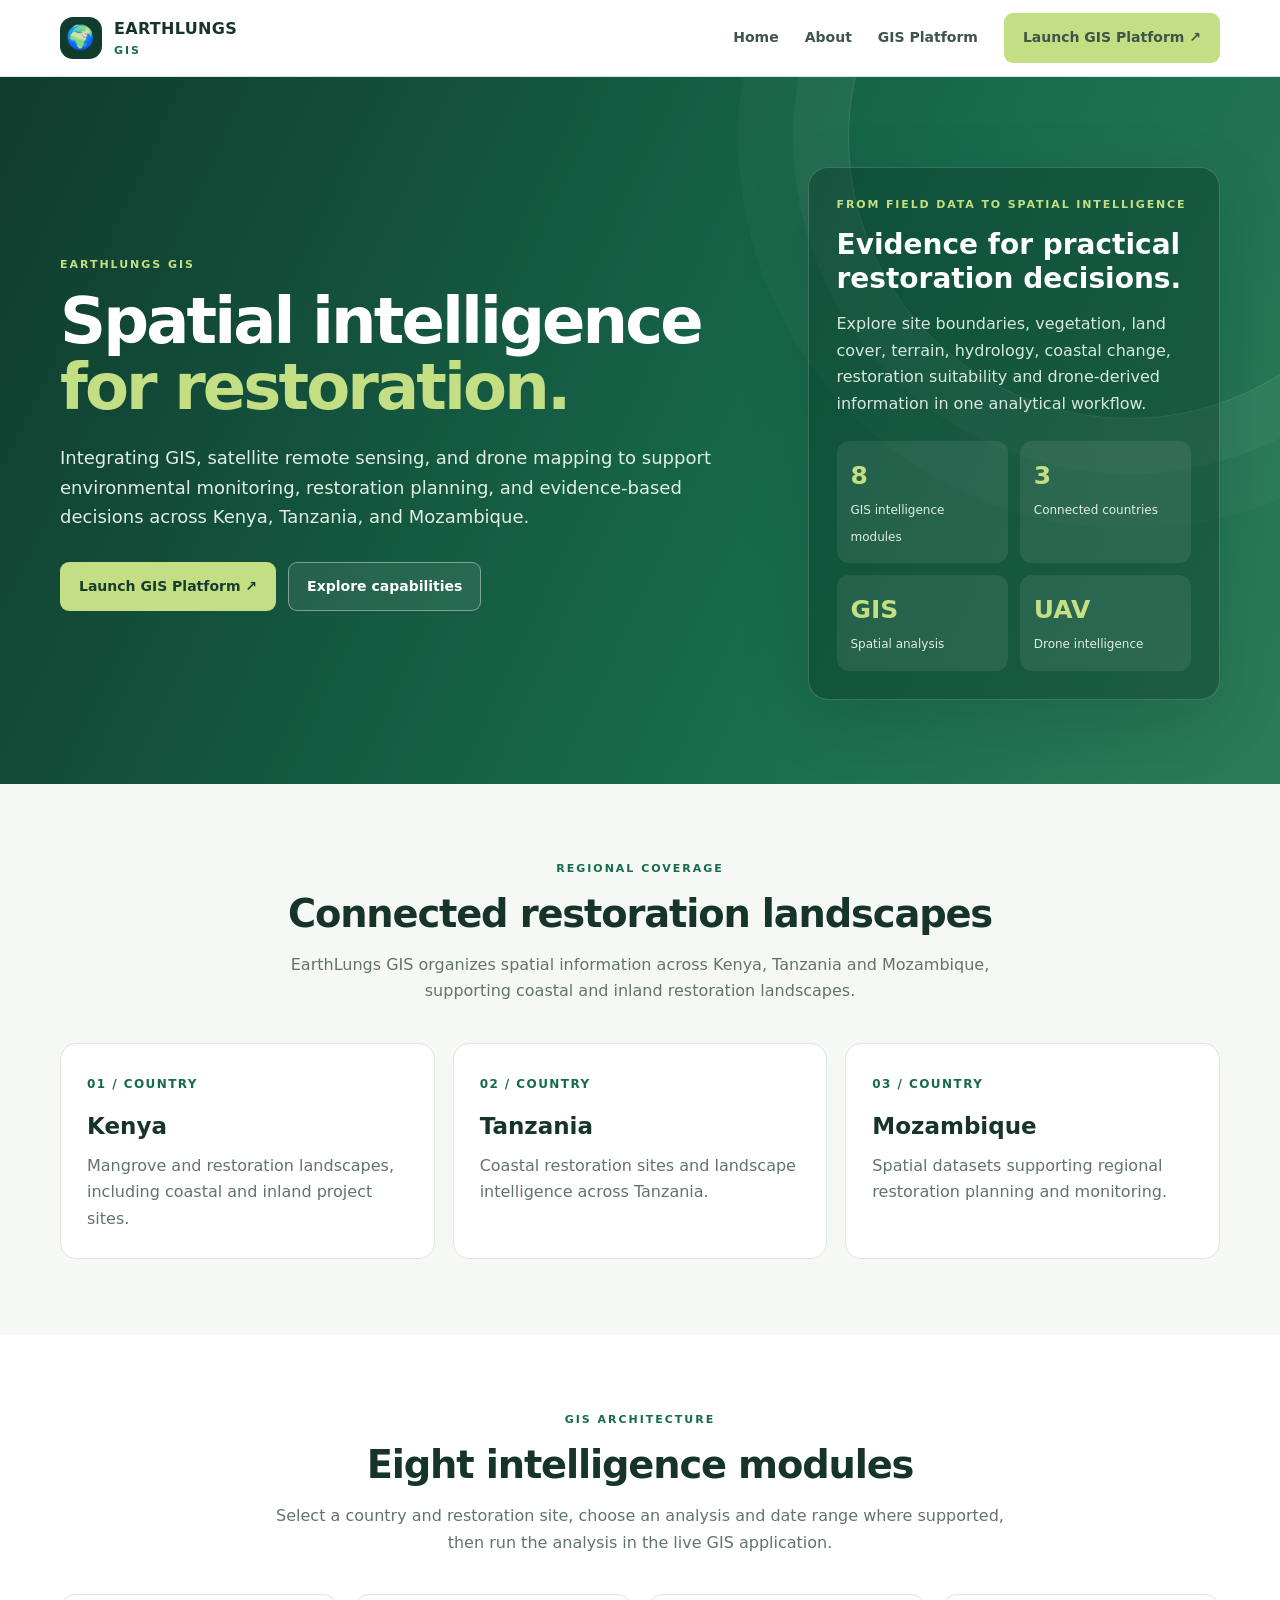
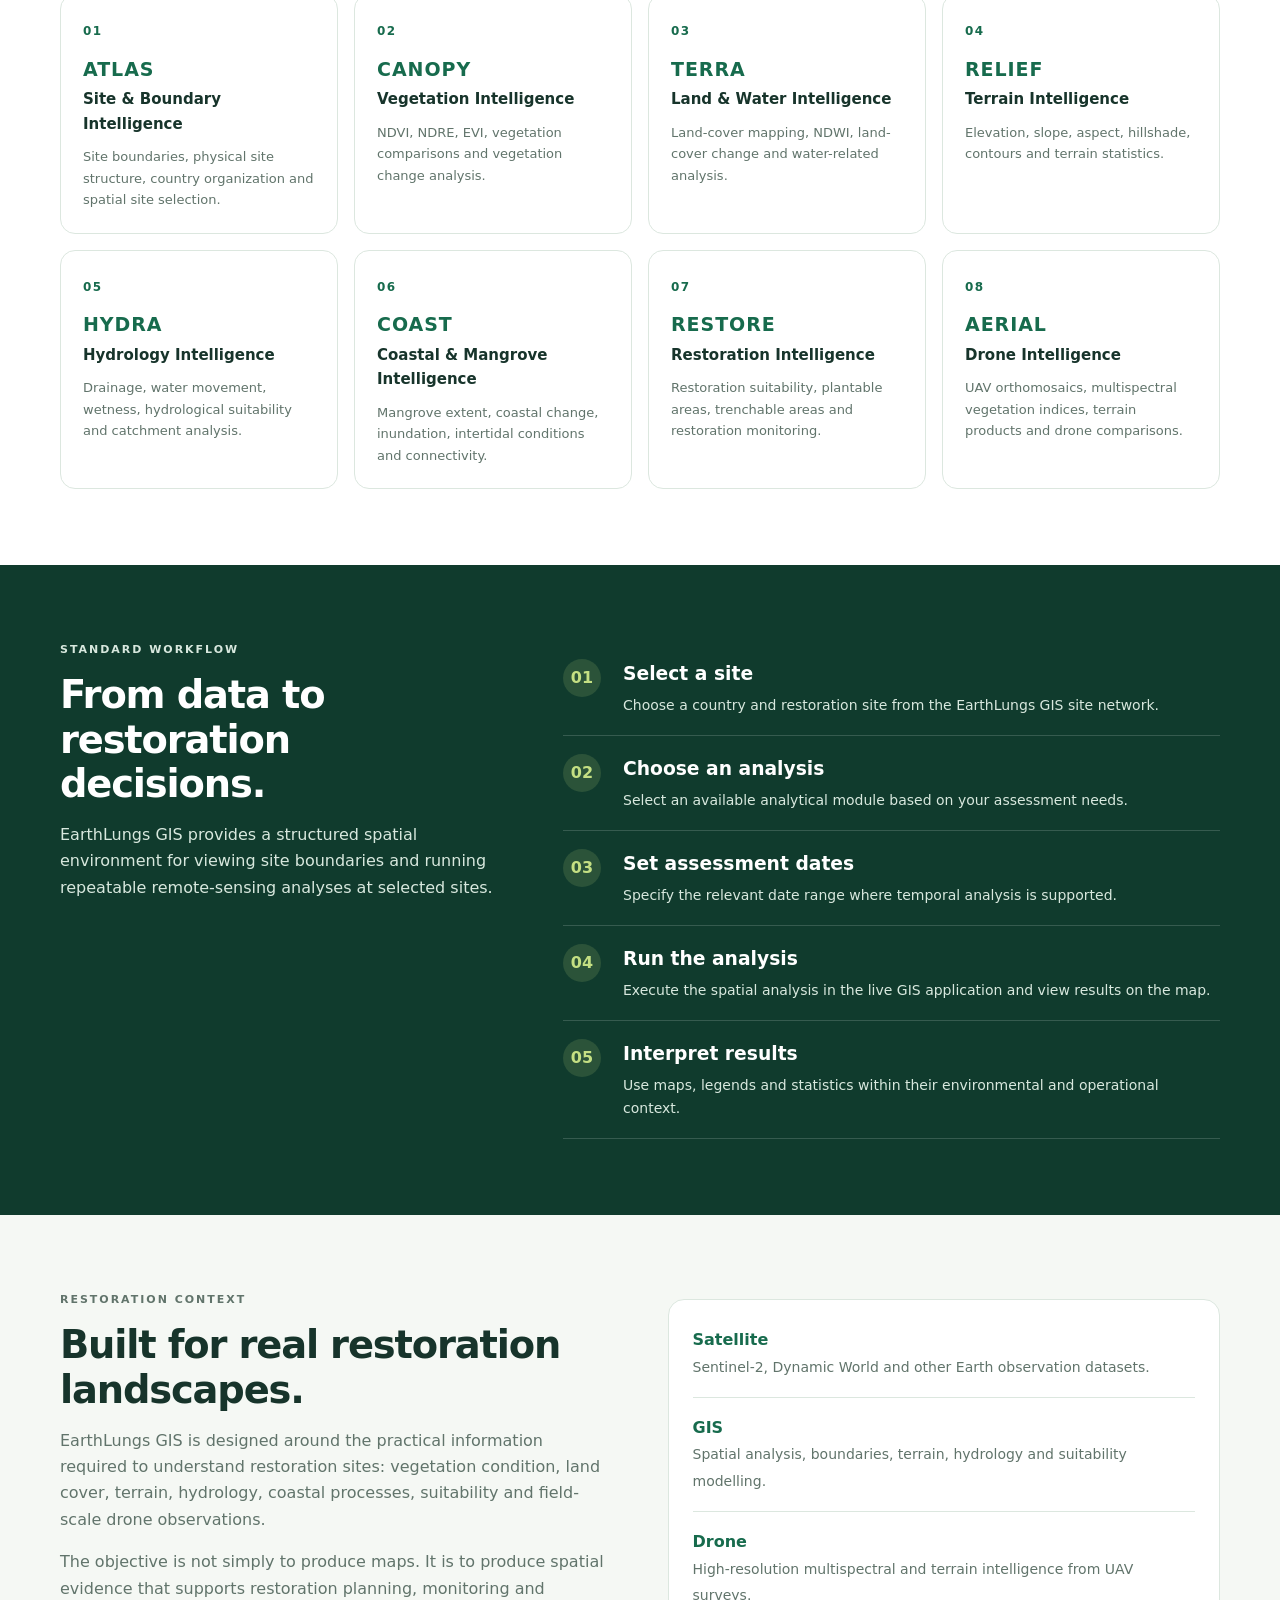
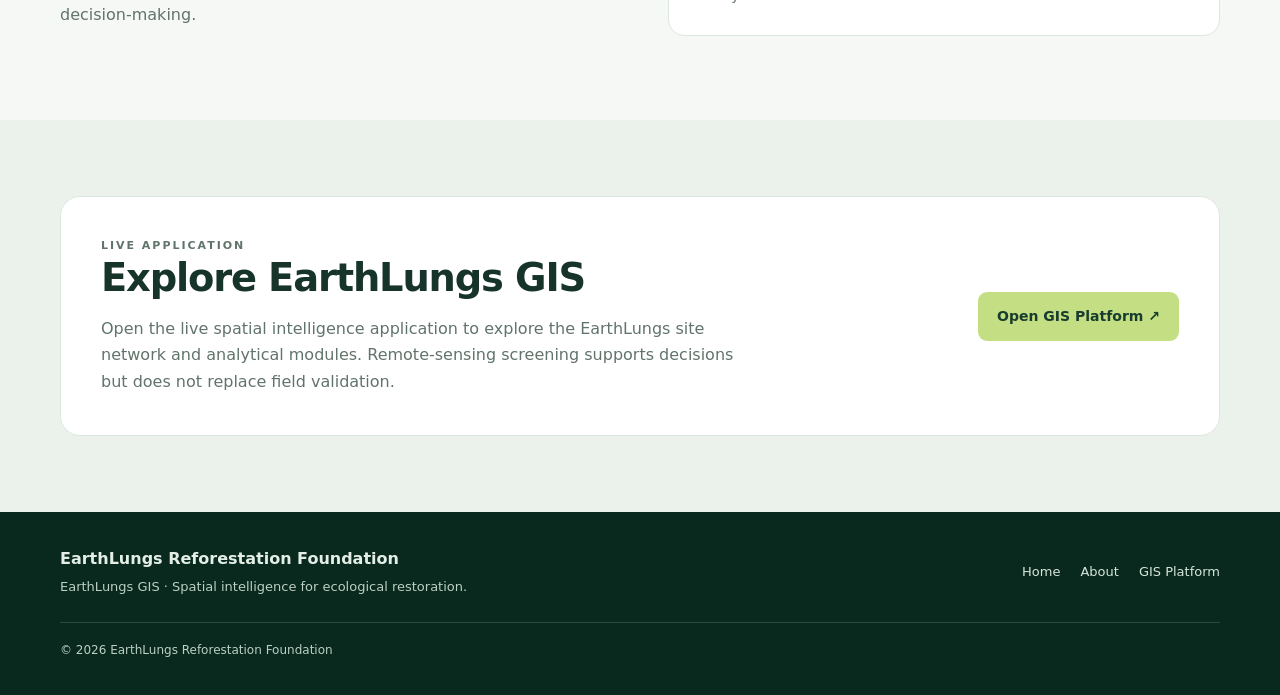
<file: index.html>
<!doctype html>
<html lang="en">
<head>
  <meta charset="utf-8">
  <meta name="viewport" content="width=device-width, initial-scale=1">
  <meta name="description" content="EarthLungs GIS integrates GIS, satellite remote sensing, drone mapping and restoration intelligence across Kenya, Tanzania and Mozambique.">
  <title>EarthLungs GIS | Spatial Intelligence for Restoration</title>
  <style>
    :root{--green:#176b4d;--deep:#103b2d;--lime:#c4df83;--ink:#17342b;--muted:#61746b;--paper:#f5f8f4;--white:#fff;--line:#dce7df}
    *{box-sizing:border-box}html{scroll-behavior:smooth}body{margin:0;font-family:Inter,ui-sans-serif,system-ui,-apple-system,"Segoe UI",sans-serif;color:var(--ink);line-height:1.65;background:#fff}
    a{color:inherit} .container{width:min(1160px,calc(100% - 40px));margin-inline:auto}
    .site-header{position:sticky;top:0;z-index:10;background:rgba(255,255,255,.96);backdrop-filter:blur(12px);border-bottom:1px solid var(--line)}
    .nav-wrap{min-height:76px;display:flex;align-items:center;justify-content:space-between;gap:24px}
    .brand{display:flex;align-items:center;gap:12px;text-decoration:none;font-weight:800;letter-spacing:.02em}.brand-mark{display:grid;place-items:center;width:42px;height:42px;border-radius:13px;background:var(--deep);color:white;font-size:23px}.brand-name{display:block;font-size:16px}.brand-subtitle{display:block;font-size:11px;letter-spacing:.18em;color:var(--green)}
    .main-nav{display:flex;align-items:center;gap:26px}.main-nav a{text-decoration:none;font-size:14px;font-weight:650;color:#3e554a}.main-nav a:hover{color:var(--green)}
    .btn{display:inline-flex;align-items:center;justify-content:center;border-radius:9px;padding:12px 18px;text-decoration:none;font-weight:750;font-size:14px;border:1px solid transparent;transition:.2s}.btn-primary{background:var(--lime);color:#183c2d}.btn-primary:hover{transform:translateY(-1px);filter:brightness(.97)}.btn-secondary{border-color:rgba(255,255,255,.4);color:white;background:rgba(255,255,255,.08)}
    .hero{position:relative;overflow:hidden;background:linear-gradient(115deg,#103b2d 0%,#176b4d 62%,#2b7c59 100%);color:white;padding:90px 0 84px}.hero:after{content:"";position:absolute;width:560px;height:560px;right:-130px;top:-220px;border:1px solid rgba(255,255,255,.14);border-radius:50%;box-shadow:0 0 0 55px rgba(255,255,255,.035),0 0 0 110px rgba(255,255,255,.025)}
    .hero-grid{position:relative;z-index:1;display:grid;grid-template-columns:1.25fr .75fr;align-items:center;gap:60px}.eyebrow{font-size:11px;letter-spacing:.18em;font-weight:850;text-transform:uppercase;color:var(--green);margin:0 0 14px}.eyebrow-light{color:var(--lime)}
    h1{font-size:clamp(40px,5vw,66px);line-height:1.04;letter-spacing:-.045em;margin:0 0 22px;max-width:760px}h1 span{color:var(--lime)}.hero-text{font-size:18px;max-width:690px;color:#e1eee6}.hero-actions{display:flex;flex-wrap:wrap;gap:12px;margin-top:30px}
    .hero-card{padding:28px;border:1px solid rgba(255,255,255,.18);background:rgba(4,37,25,.32);border-radius:20px;box-shadow:0 20px 70px rgba(0,0,0,.12)}.hero-card-label{font-size:11px;letter-spacing:.17em;font-weight:800;color:var(--lime)}.hero-card h2{font-size:28px;line-height:1.2;margin:14px 0}.hero-card p{color:#d8e8de}.hero-stat-grid{display:grid;grid-template-columns:1fr 1fr;gap:12px;margin-top:24px}.hero-stat-grid div{padding:14px;border-radius:12px;background:rgba(255,255,255,.08)}.hero-stat-grid strong{display:block;font-size:25px;color:var(--lime)}.hero-stat-grid span{font-size:12px;color:#e0ece5}
    .section{padding:76px 0}.section-light{background:var(--paper)}.section-dark{background:var(--deep);color:white}.section-heading{text-align:center;max-width:760px;margin:0 auto 38px}.section-heading h2,.workflow-intro h2,.context-grid h2,.platform-card h2{font-size:clamp(28px,3vw,42px);line-height:1.15;letter-spacing:-.03em;margin:0 0 16px}.section-heading p:not(.eyebrow){color:var(--muted)}
    .country-grid{display:grid;grid-template-columns:repeat(3,1fr);gap:18px}.country-card{padding:26px;border:1px solid var(--line);border-radius:16px;background:#fff}.country-number,.module-number{display:inline-block;color:var(--green);font-size:12px;font-weight:850;letter-spacing:.12em}.country-card h3{font-size:23px;margin:12px 0 7px}.country-card p{margin:0;color:var(--muted)}
    .module-grid{display:grid;grid-template-columns:repeat(4,1fr);gap:16px}.module-card{padding:22px;border:1px solid var(--line);border-radius:15px;background:white;min-height:190px}.module-card h3{font-size:19px;margin:10px 0 0;color:var(--green);letter-spacing:.05em}.module-card h4{font-size:15px;margin:2px 0 10px}.module-card p{font-size:13px;color:var(--muted);margin:0}
    .workflow-grid{display:grid;grid-template-columns:.8fr 1.2fr;gap:65px;align-items:start}.workflow-intro p{color:#d8e8de}.workflow-steps{display:grid;gap:0}.workflow-step{display:grid;grid-template-columns:44px 1fr;gap:16px;padding:18px 0;border-bottom:1px solid rgba(255,255,255,.16)}.workflow-step>span{display:grid;place-items:center;width:38px;height:38px;border-radius:50%;background:rgba(196,223,131,.15);color:var(--lime);font-weight:800}.workflow-step h3{margin:0 0 4px}.workflow-step p{margin:0;color:#d8e8de;font-size:14px}
    .context-grid{display:grid;grid-template-columns:1fr 1fr;gap:55px;align-items:center}.context-grid p{color:var(--muted)}.context-card{background:#fff;border:1px solid var(--line);border-radius:16px;padding:10px 24px}.context-item{padding:17px 0;border-bottom:1px solid var(--line)}.context-item:last-child{border-bottom:0}.context-item strong{display:block;color:var(--green)}.context-item span{font-size:14px;color:var(--muted)}
    .platform-section{background:#eaf2eb}.platform-card{display:flex;align-items:center;justify-content:space-between;gap:28px;padding:40px;border-radius:20px;background:white;border:1px solid var(--line)}.platform-card p{max-width:650px;color:var(--muted);margin-bottom:0}.platform-card .btn{flex-shrink:0}
    .site-footer{background:#09281e;color:#e2eee6;padding:34px 0}.footer-inner{display:flex;justify-content:space-between;align-items:center;gap:24px}.footer-inner strong{display:block}.footer-inner p{margin:4px 0 0;color:#bcd0c4;font-size:13px}.footer-links{display:flex;gap:20px;flex-wrap:wrap}.footer-links a{font-size:13px;color:#d6e6dc;text-decoration:none}.footer-bottom{border-top:1px solid rgba(255,255,255,.15);margin-top:24px;padding-top:18px;color:#bcd0c4;font-size:12px}
    @media(max-width:850px){.hero-grid,.workflow-grid,.context-grid{grid-template-columns:1fr;gap:32px}.module-grid{grid-template-columns:repeat(2,1fr)}.hero{padding:65px 0}.platform-card{align-items:flex-start;flex-direction:column}.main-nav{gap:13px}.main-nav a{font-size:12px}}
    @media(max-width:560px){.container{width:min(100% - 28px,1160px)}.nav-wrap{align-items:flex-start;flex-direction:column;padding:14px 0}.main-nav{width:100%;flex-wrap:wrap}.country-grid,.module-grid{grid-template-columns:1fr}.hero-stat-grid{grid-template-columns:1fr 1fr}.section{padding:55px 0}.footer-inner{align-items:flex-start;flex-direction:column}.platform-card{padding:25px}}
  </style>
</head>
<body>
  <a href="#main-content" style="position:absolute;left:-9999px">Skip to content</a>
  <header class="site-header">
    <div class="container nav-wrap">
      <a class="brand" href="/EarthLungs-GIS/" aria-label="EarthLungs GIS home">
        <span class="brand-mark" aria-hidden="true">🌍</span>
        <span><span class="brand-name">EARTHLUNGS</span><span class="brand-subtitle">GIS</span></span>
      </a>
      <nav class="main-nav" aria-label="Main navigation">
        <a href="/EarthLungs-GIS/">Home</a>
        <a href="/EarthLungs-GIS/about/">About</a>
        <a href="/EarthLungs-GIS/platform/">GIS Platform</a>
        <a class="btn btn-primary" href="https://ee-nakwawi.projects.earthengine.app/view/earthlungs-gis" target="_blank" rel="noopener">Launch GIS Platform ↗</a>
      </nav>
    </div>
  </header>
  <main id="main-content">
    <section class="hero">
      <div class="container hero-grid">
        <div>
          <p class="eyebrow eyebrow-light">EARTHLUNGS GIS</p>
          <h1>Spatial intelligence <span>for restoration.</span></h1>
          <p class="hero-text">Integrating GIS, satellite remote sensing, and drone mapping to support environmental monitoring, restoration planning, and evidence-based decisions across Kenya, Tanzania, and Mozambique.</p>
          <div class="hero-actions">
            <a class="btn btn-primary" href="https://ee-nakwawi.projects.earthengine.app/view/earthlungs-gis" target="_blank" rel="noopener">Launch GIS Platform ↗</a>
            <a class="btn btn-secondary" href="#modules">Explore capabilities</a>
          </div>
        </div>
        <aside class="hero-card">
          <div class="hero-card-label">FROM FIELD DATA TO SPATIAL INTELLIGENCE</div>
          <h2>Evidence for practical restoration decisions.</h2>
          <p>Explore site boundaries, vegetation, land cover, terrain, hydrology, coastal change, restoration suitability and drone-derived information in one analytical workflow.</p>
          <div class="hero-stat-grid">
            <div><strong>8</strong><span>GIS intelligence modules</span></div>
            <div><strong>3</strong><span>Connected countries</span></div>
            <div><strong>GIS</strong><span>Spatial analysis</span></div>
            <div><strong>UAV</strong><span>Drone intelligence</span></div>
          </div>
        </aside>
      </div>
    </section>
    <section class="section section-light">
      <div class="container">
        <div class="section-heading"><p class="eyebrow">REGIONAL COVERAGE</p><h2>Connected restoration landscapes</h2><p>EarthLungs GIS organizes spatial information across Kenya, Tanzania and Mozambique, supporting coastal and inland restoration landscapes.</p></div>
        <div class="country-grid">
          <article class="country-card"><span class="country-number">01 / COUNTRY</span><h3>Kenya</h3><p>Mangrove and restoration landscapes, including coastal and inland project sites.</p></article>
          <article class="country-card"><span class="country-number">02 / COUNTRY</span><h3>Tanzania</h3><p>Coastal restoration sites and landscape intelligence across Tanzania.</p></article>
          <article class="country-card"><span class="country-number">03 / COUNTRY</span><h3>Mozambique</h3><p>Spatial datasets supporting regional restoration planning and monitoring.</p></article>
        </div>
      </div>
    </section>
    <section class="section" id="modules">
      <div class="container">
        <div class="section-heading"><p class="eyebrow">GIS ARCHITECTURE</p><h2>Eight intelligence modules</h2><p>Select a country and restoration site, choose an analysis and date range where supported, then run the analysis in the live GIS application.</p></div>
        <div class="module-grid">
          <article class="module-card"><span class="module-number">01</span><h3>ATLAS</h3><h4>Site &amp; Boundary Intelligence</h4><p>Site boundaries, physical site structure, country organization and spatial site selection.</p></article>
          <article class="module-card"><span class="module-number">02</span><h3>CANOPY</h3><h4>Vegetation Intelligence</h4><p>NDVI, NDRE, EVI, vegetation comparisons and vegetation change analysis.</p></article>
          <article class="module-card"><span class="module-number">03</span><h3>TERRA</h3><h4>Land &amp; Water Intelligence</h4><p>Land-cover mapping, NDWI, land-cover change and water-related analysis.</p></article>
          <article class="module-card"><span class="module-number">04</span><h3>RELIEF</h3><h4>Terrain Intelligence</h4><p>Elevation, slope, aspect, hillshade, contours and terrain statistics.</p></article>
          <article class="module-card"><span class="module-number">05</span><h3>HYDRA</h3><h4>Hydrology Intelligence</h4><p>Drainage, water movement, wetness, hydrological suitability and catchment analysis.</p></article>
          <article class="module-card"><span class="module-number">06</span><h3>COAST</h3><h4>Coastal &amp; Mangrove Intelligence</h4><p>Mangrove extent, coastal change, inundation, intertidal conditions and connectivity.</p></article>
          <article class="module-card"><span class="module-number">07</span><h3>RESTORE</h3><h4>Restoration Intelligence</h4><p>Restoration suitability, plantable areas, trenchable areas and restoration monitoring.</p></article>
          <article class="module-card"><span class="module-number">08</span><h3>AERIAL</h3><h4>Drone Intelligence</h4><p>UAV orthomosaics, multispectral vegetation indices, terrain products and drone comparisons.</p></article>
        </div>
      </div>
    </section>
    <section class="section section-dark">
      <div class="container workflow-grid">
        <div class="workflow-intro"><p class="eyebrow eyebrow-light">STANDARD WORKFLOW</p><h2>From data to restoration decisions.</h2><p>EarthLungs GIS provides a structured spatial environment for viewing site boundaries and running repeatable remote-sensing analyses at selected sites.</p></div>
        <div class="workflow-steps">
          <div class="workflow-step"><span>01</span><div><h3>Select a site</h3><p>Choose a country and restoration site from the EarthLungs GIS site network.</p></div></div>
          <div class="workflow-step"><span>02</span><div><h3>Choose an analysis</h3><p>Select an available analytical module based on your assessment needs.</p></div></div>
          <div class="workflow-step"><span>03</span><div><h3>Set assessment dates</h3><p>Specify the relevant date range where temporal analysis is supported.</p></div></div>
          <div class="workflow-step"><span>04</span><div><h3>Run the analysis</h3><p>Execute the spatial analysis in the live GIS application and view results on the map.</p></div></div>
          <div class="workflow-step"><span>05</span><div><h3>Interpret results</h3><p>Use maps, legends and statistics within their environmental and operational context.</p></div></div>
        </div>
      </div>
    </section>
    <section class="section section-light">
      <div class="container context-grid">
        <div><p class="eyebrow">RESTORATION CONTEXT</p><h2>Built for real restoration landscapes.</h2><p>EarthLungs GIS is designed around the practical information required to understand restoration sites: vegetation condition, land cover, terrain, hydrology, coastal processes, suitability and field-scale drone observations.</p><p>The objective is not simply to produce maps. It is to produce spatial evidence that supports restoration planning, monitoring and decision-making.</p></div>
        <div class="context-card">
          <div class="context-item"><strong>Satellite</strong><span>Sentinel-2, Dynamic World and other Earth observation datasets.</span></div>
          <div class="context-item"><strong>GIS</strong><span>Spatial analysis, boundaries, terrain, hydrology and suitability modelling.</span></div>
          <div class="context-item"><strong>Drone</strong><span>High-resolution multispectral and terrain intelligence from UAV surveys.</span></div>
        </div>
      </div>
    </section>
    <section class="section platform-section">
      <div class="container platform-card">
        <div><p class="eyebrow">LIVE APPLICATION</p><h2>Explore EarthLungs GIS</h2><p>Open the live spatial intelligence application to explore the EarthLungs site network and analytical modules. Remote-sensing screening supports decisions but does not replace field validation.</p></div>
        <a class="btn btn-primary" href="https://ee-nakwawi.projects.earthengine.app/view/earthlungs-gis" target="_blank" rel="noopener">Open GIS Platform ↗</a>
      </div>
    </section>
  </main>
  <footer class="site-footer">
    <div class="container footer-inner"><div><strong>EarthLungs Reforestation Foundation</strong><p>EarthLungs GIS · Spatial intelligence for ecological restoration.</p></div><nav class="footer-links" aria-label="Footer navigation"><a href="/EarthLungs-GIS/">Home</a><a href="/EarthLungs-GIS/about/">About</a><a href="/EarthLungs-GIS/platform/">GIS Platform</a></nav></div>
    <div class="container footer-bottom">© 2026 EarthLungs Reforestation Foundation</div>
  </footer>
</body>
</html>
</file>
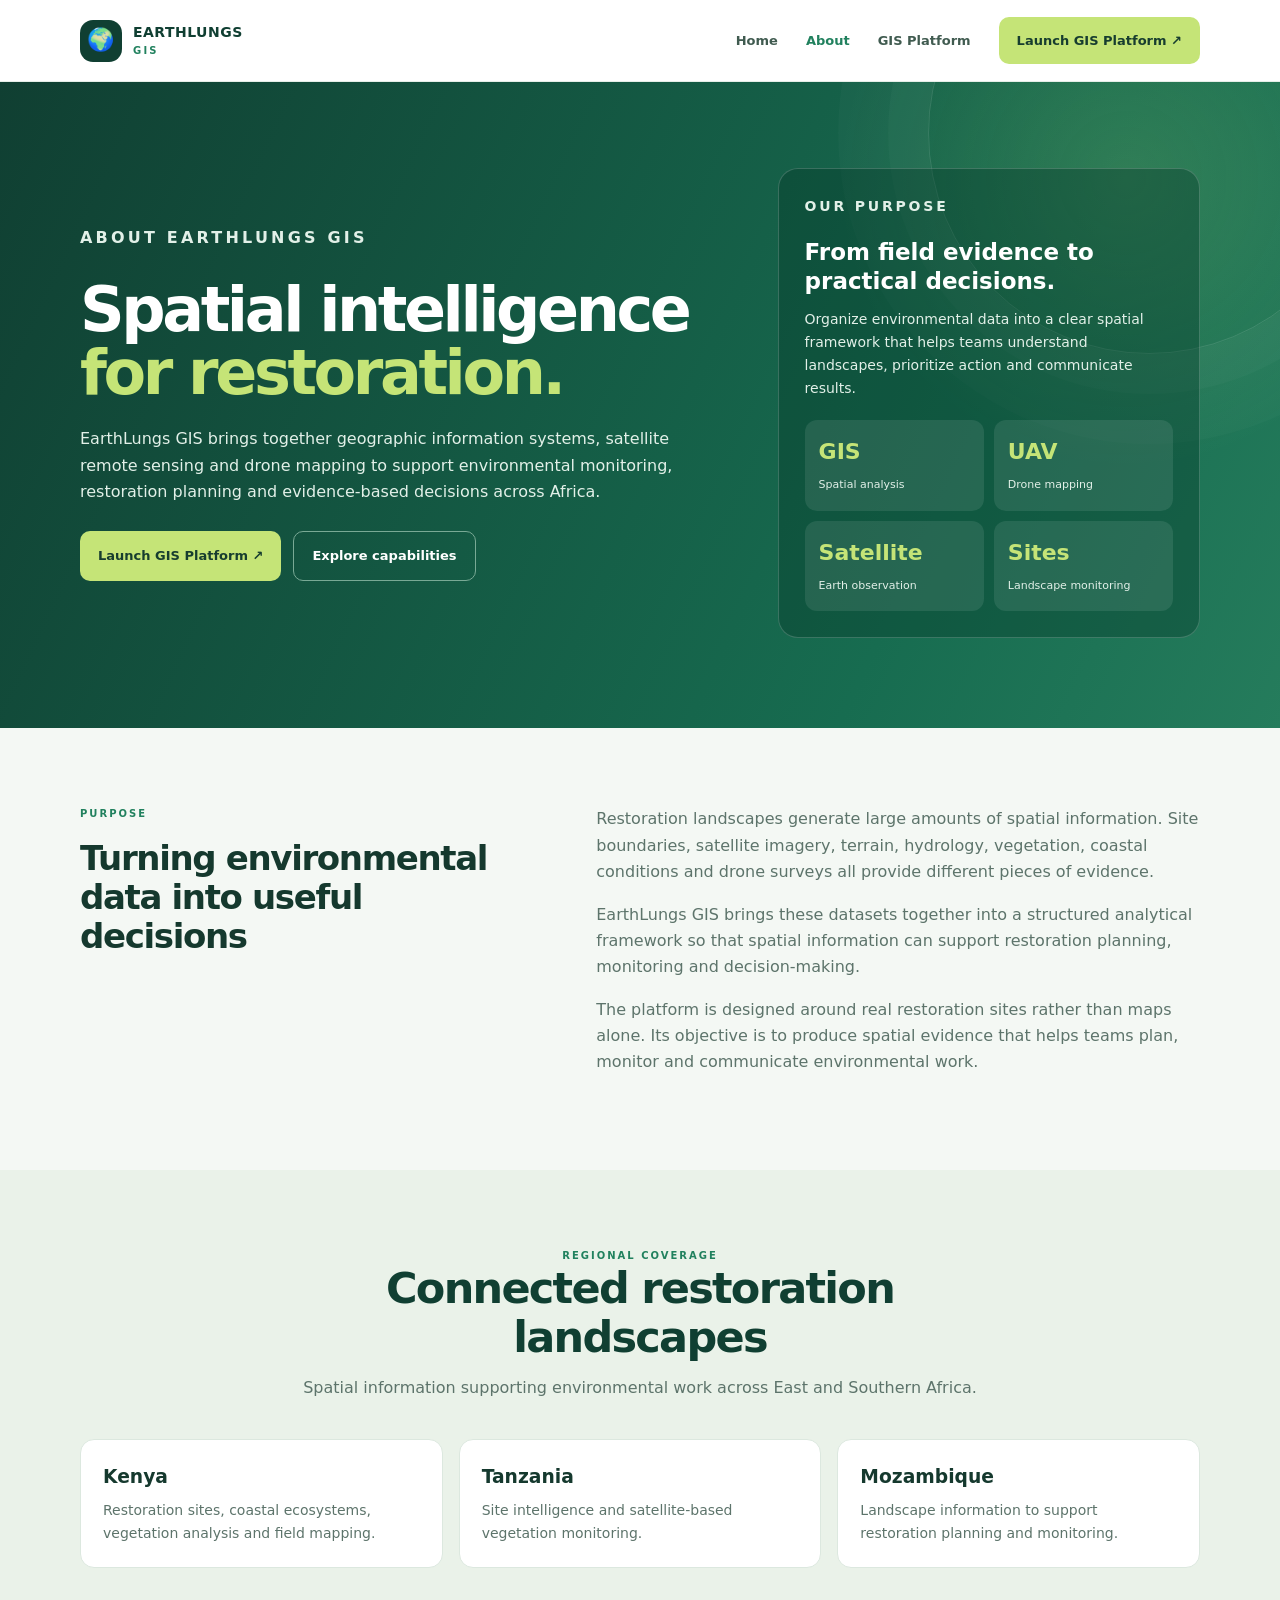
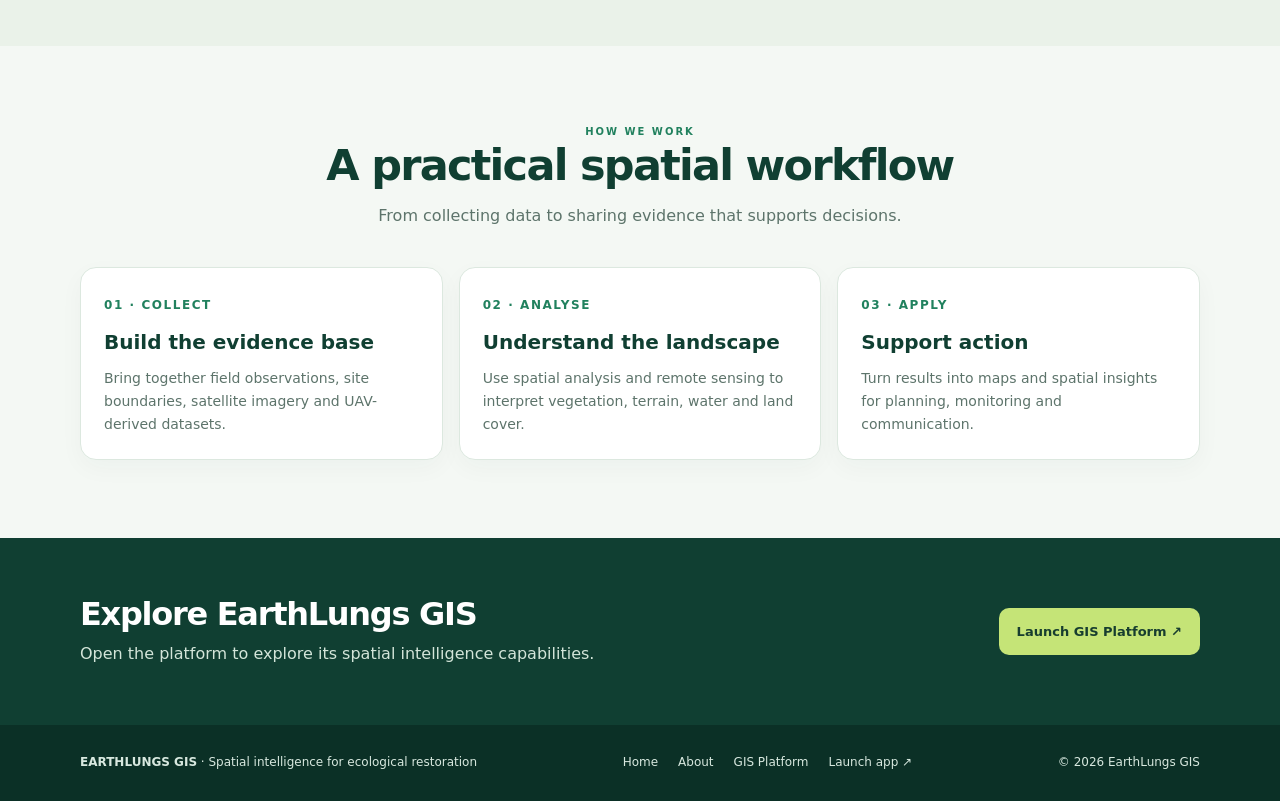
<file: about/index.html>
<!doctype html>
<html lang="en">
<head>
<meta charset="utf-8"><meta name="viewport" content="width=device-width, initial-scale=1">
<title>About | EarthLungs GIS</title>
<meta name="description" content="About EarthLungs GIS and its spatial intelligence approach to ecological restoration.">
<meta name="theme-color" content="#103f32">
<style>
:root{--forest:#103f32;--forest2:#17664d;--green:#21815e;--lime:#c5e477;--paper:#f4f8f4;--ink:#15392e;--muted:#5d746b;--line:#dce8df;--white:#fff}
*{box-sizing:border-box}html{scroll-behavior:smooth}body{margin:0;font-family:Inter,ui-sans-serif,system-ui,-apple-system,BlinkMacSystemFont,"Segoe UI",sans-serif;color:var(--ink);background:var(--paper);line-height:1.65}a{color:inherit;text-decoration:none}.wrap{width:min(1120px,calc(100% - 40px));margin:auto}
header{height:82px;background:#fff;border-bottom:1px solid #e6eee8;display:flex;align-items:center;position:sticky;top:0;z-index:10}.nav{display:flex;align-items:center;justify-content:space-between;gap:24px}.brand{display:flex;align-items:center;gap:11px;font-weight:850;letter-spacing:.03em;color:var(--forest)}.brand-mark{display:grid;place-items:center;width:42px;height:42px;border-radius:13px;background:var(--forest);font-size:22px}.brand-name{font-size:14px;line-height:1.15}.brand-name small{display:block;font-size:10px;letter-spacing:.22em;color:var(--green);margin-top:5px}.navlinks{display:flex;align-items:center;gap:28px;font-size:13px;font-weight:750;color:#405b50}.navlinks a:hover,.navlinks a[aria-current=page]{color:var(--green)}.cta{display:inline-flex;align-items:center;justify-content:center;background:var(--lime);color:#173d2f;border-radius:10px;padding:13px 18px;font-weight:850;font-size:13px;transition:transform .2s,background .2s}.cta:hover{transform:translateY(-1px);background:#d4ef91}.cta.secondary{background:transparent;color:white;border:1px solid #79a995}.mobile-cta{display:none}
.hero{background:radial-gradient(circle at 88% 15%,rgba(197,228,119,.14),transparent 23%),linear-gradient(115deg,var(--forest),#176c50 72%,#257c5c);color:white;padding:86px 0 90px;position:relative;overflow:hidden}.hero:after{content:"";position:absolute;width:440px;height:440px;border:1px solid rgba(255,255,255,.12);border-radius:50%;right:-90px;top:-170px;box-shadow:0 0 0 40px rgba(255,255,255,.025),0 0 0 90px rgba(255,255,255,.02);pointer-events:none}.hero-grid{display:grid;grid-template-columns:1.2fr .8fr;gap:64px;align-items:center;position:relative;z-index:1}.eyebrow{font-size:10px;font-weight:900;letter-spacing:.2em;text-transform:uppercase;color:var(--lime);margin:0 0 16px}.hero h1{font-size:clamp(38px,5vw,62px);letter-spacing:-.055em;line-height:1.02;margin:0 0 22px;max-width:720px}.hero h1 span{color:var(--lime)}.hero p{font-size:16px;color:#e2f0e8;max-width:660px;margin:0 0 26px}.actions{display:flex;gap:12px;flex-wrap:wrap}.hero-panel{background:rgba(5,53,39,.35);border:1px solid rgba(255,255,255,.18);border-radius:20px;padding:26px}.hero-panel h2{font-size:23px;line-height:1.25;margin:0 0 12px}.hero-panel p{font-size:14px;margin-bottom:20px}.stats{display:grid;grid-template-columns:1fr 1fr;gap:10px}.stat{background:rgba(255,255,255,.09);border-radius:12px;padding:14px}.stat strong{display:block;color:var(--lime);font-size:22px}.stat span{font-size:11px;color:#e2f0e8}
section{padding:78px 0}.section-head{text-align:center;max-width:760px;margin:0 auto 38px}.section-head .eyebrow{color:var(--green)}h2.section-title{font-size:clamp(30px,4vw,43px);line-height:1.12;letter-spacing:-.04em;margin:0 0 14px;color:var(--forest)}.section-head p{color:var(--muted);margin:0}.split{display:grid;grid-template-columns:.85fr 1.15fr;gap:70px;align-items:start}.split h2{font-size:34px;line-height:1.15;letter-spacing:-.04em;margin:0}.split p{margin-top:0;color:var(--muted)}.cards{display:grid;grid-template-columns:repeat(3,minmax(0,1fr));gap:16px}.card{background:#fff;border:1px solid var(--line);border-radius:16px;padding:23px;box-shadow:0 8px 25px rgba(20,65,45,.035)}.card .tag{font-size:10px;letter-spacing:.14em;text-transform:uppercase;color:var(--green);font-weight:900}.card h3{margin:8px 0 8px;font-size:20px;color:var(--forest)}.card p{font-size:14px;color:var(--muted);margin:0}.module-code{font-size:12px;font-weight:900;letter-spacing:.13em;color:var(--green)}.band{background:#eaf2e9}.band-grid{display:grid;grid-template-columns:repeat(3,1fr);gap:16px}.country{background:#fff;border:1px solid var(--line);padding:22px;border-radius:14px}.country h3{margin:0 0 6px}.country p{color:var(--muted);margin:0;font-size:14px}.bottom-cta{background:var(--forest);color:white;padding:58px 0}.bottom-cta .inner{display:flex;justify-content:space-between;gap:30px;align-items:center}.bottom-cta h2{font-size:32px;line-height:1.15;margin:0 0 8px;letter-spacing:-.04em}.bottom-cta p{margin:0;color:#d3e5d9}footer{background:#0b3026;color:#d8e8df;padding:28px 0;font-size:12px}.foot{display:flex;justify-content:space-between;gap:20px;flex-wrap:wrap}.foot-links{display:flex;gap:20px}.foot a:hover{color:var(--lime)}
@media(max-width:760px){header{height:auto;min-height:72px}.nav{padding:12px 0;flex-wrap:wrap}.navlinks{gap:15px;font-size:12px}.navlinks .cta{display:none}.hero{padding:60px 0}.hero-grid,.split{grid-template-columns:1fr;gap:30px}.hero h1{font-size:43px}.cards,.band-grid{grid-template-columns:1fr}.bottom-cta .inner{align-items:flex-start;flex-direction:column}.brand-mark{width:38px;height:38px}.wrap{width:min(100% - 28px,1120px)}section{padding:58px 0}}
@media(max-width:440px){.navlinks{width:100%;justify-content:space-between;order:3}.navlinks a{font-size:11px}.hero h1{font-size:37px}.hero-panel{padding:20px}}
</style>
</head>
<body>
<header><div class="wrap nav">
<a class="brand" href="/EarthLungs-GIS/" aria-label="EarthLungs GIS home"><span class="brand-mark">🌍</span><span class="brand-name">EARTHLUNGS<small>GIS</small></span></a>
<nav class="navlinks" aria-label="Main navigation">
<a href="/EarthLungs-GIS/">Home</a>
<a href="/EarthLungs-GIS/about/" aria-current="page">About</a>
<a href="/EarthLungs-GIS/platform/" >GIS Platform</a>
<a class="cta" href="https://ee-nakwawi.projects.earthengine.app/view/earthlungs-gis" target="_blank" rel="noopener">Launch GIS Platform ↗</a>
</nav></div></header>

<main>
<section class="hero"><div class="wrap hero-grid">
<div><p class="eyebrow">ABOUT EARTHLUNGS GIS</p><h1>Spatial intelligence <span>for restoration.</span></h1>
<p>EarthLungs GIS brings together geographic information systems, satellite remote sensing and drone mapping to support environmental monitoring, restoration planning and evidence-based decisions across Africa.</p>
<div class="actions"><a class="cta" href="https://ee-nakwawi.projects.earthengine.app/view/earthlungs-gis" target="_blank" rel="noopener">Launch GIS Platform ↗</a><a class="cta secondary" href="/EarthLungs-GIS/platform/">Explore capabilities</a></div></div>
<aside class="hero-panel"><p class="eyebrow">OUR PURPOSE</p><h2>From field evidence to practical decisions.</h2><p>Organize environmental data into a clear spatial framework that helps teams understand landscapes, prioritize action and communicate results.</p><div class="stats"><div class="stat"><strong>GIS</strong><span>Spatial analysis</span></div><div class="stat"><strong>UAV</strong><span>Drone mapping</span></div><div class="stat"><strong>Satellite</strong><span>Earth observation</span></div><div class="stat"><strong>Sites</strong><span>Landscape monitoring</span></div></div></aside>
</div></section>
<section><div class="wrap split"><div><p class="eyebrow" style="color:var(--green)">PURPOSE</p><h2>Turning environmental data into useful decisions</h2></div><div><p>Restoration landscapes generate large amounts of spatial information. Site boundaries, satellite imagery, terrain, hydrology, vegetation, coastal conditions and drone surveys all provide different pieces of evidence.</p><p>EarthLungs GIS brings these datasets together into a structured analytical framework so that spatial information can support restoration planning, monitoring and decision-making.</p><p>The platform is designed around real restoration sites rather than maps alone. Its objective is to produce spatial evidence that helps teams plan, monitor and communicate environmental work.</p></div></div></section>
<section class="band"><div class="wrap"><div class="section-head"><p class="eyebrow">REGIONAL COVERAGE</p><h2 class="section-title">Connected restoration landscapes</h2><p>Spatial information supporting environmental work across East and Southern Africa.</p></div><div class="band-grid">
<div class="country"><h3>Kenya</h3><p>Restoration sites, coastal ecosystems, vegetation analysis and field mapping.</p></div>
<div class="country"><h3>Tanzania</h3><p>Site intelligence and satellite-based vegetation monitoring.</p></div>
<div class="country"><h3>Mozambique</h3><p>Landscape information to support restoration planning and monitoring.</p></div>
</div></div></section>
<section><div class="wrap"><div class="section-head"><p class="eyebrow">HOW WE WORK</p><h2 class="section-title">A practical spatial workflow</h2><p>From collecting data to sharing evidence that supports decisions.</p></div><div class="cards">
<div class="card"><span class="module-code">01 · COLLECT</span><h3>Build the evidence base</h3><p>Bring together field observations, site boundaries, satellite imagery and UAV-derived datasets.</p></div>
<div class="card"><span class="module-code">02 · ANALYSE</span><h3>Understand the landscape</h3><p>Use spatial analysis and remote sensing to interpret vegetation, terrain, water and land cover.</p></div>
<div class="card"><span class="module-code">03 · APPLY</span><h3>Support action</h3><p>Turn results into maps and spatial insights for planning, monitoring and communication.</p></div>
</div></div></section>
<div class="bottom-cta"><div class="wrap inner"><div><h2>Explore EarthLungs GIS</h2><p>Open the platform to explore its spatial intelligence capabilities.</p></div><a class="cta" href="https://ee-nakwawi.projects.earthengine.app/view/earthlungs-gis" target="_blank" rel="noopener">Launch GIS Platform ↗</a></div></div>
</main>

<footer><div class="wrap foot"><div><strong>EARTHLUNGS GIS</strong> · Spatial intelligence for ecological restoration</div><div class="foot-links"><a href="/EarthLungs-GIS/">Home</a><a href="/EarthLungs-GIS/about/">About</a><a href="/EarthLungs-GIS/platform/">GIS Platform</a><a href="https://ee-nakwawi.projects.earthengine.app/view/earthlungs-gis" target="_blank" rel="noopener">Launch app ↗</a></div><div>© 2026 EarthLungs GIS</div></div></footer>
</body></html>
</file>
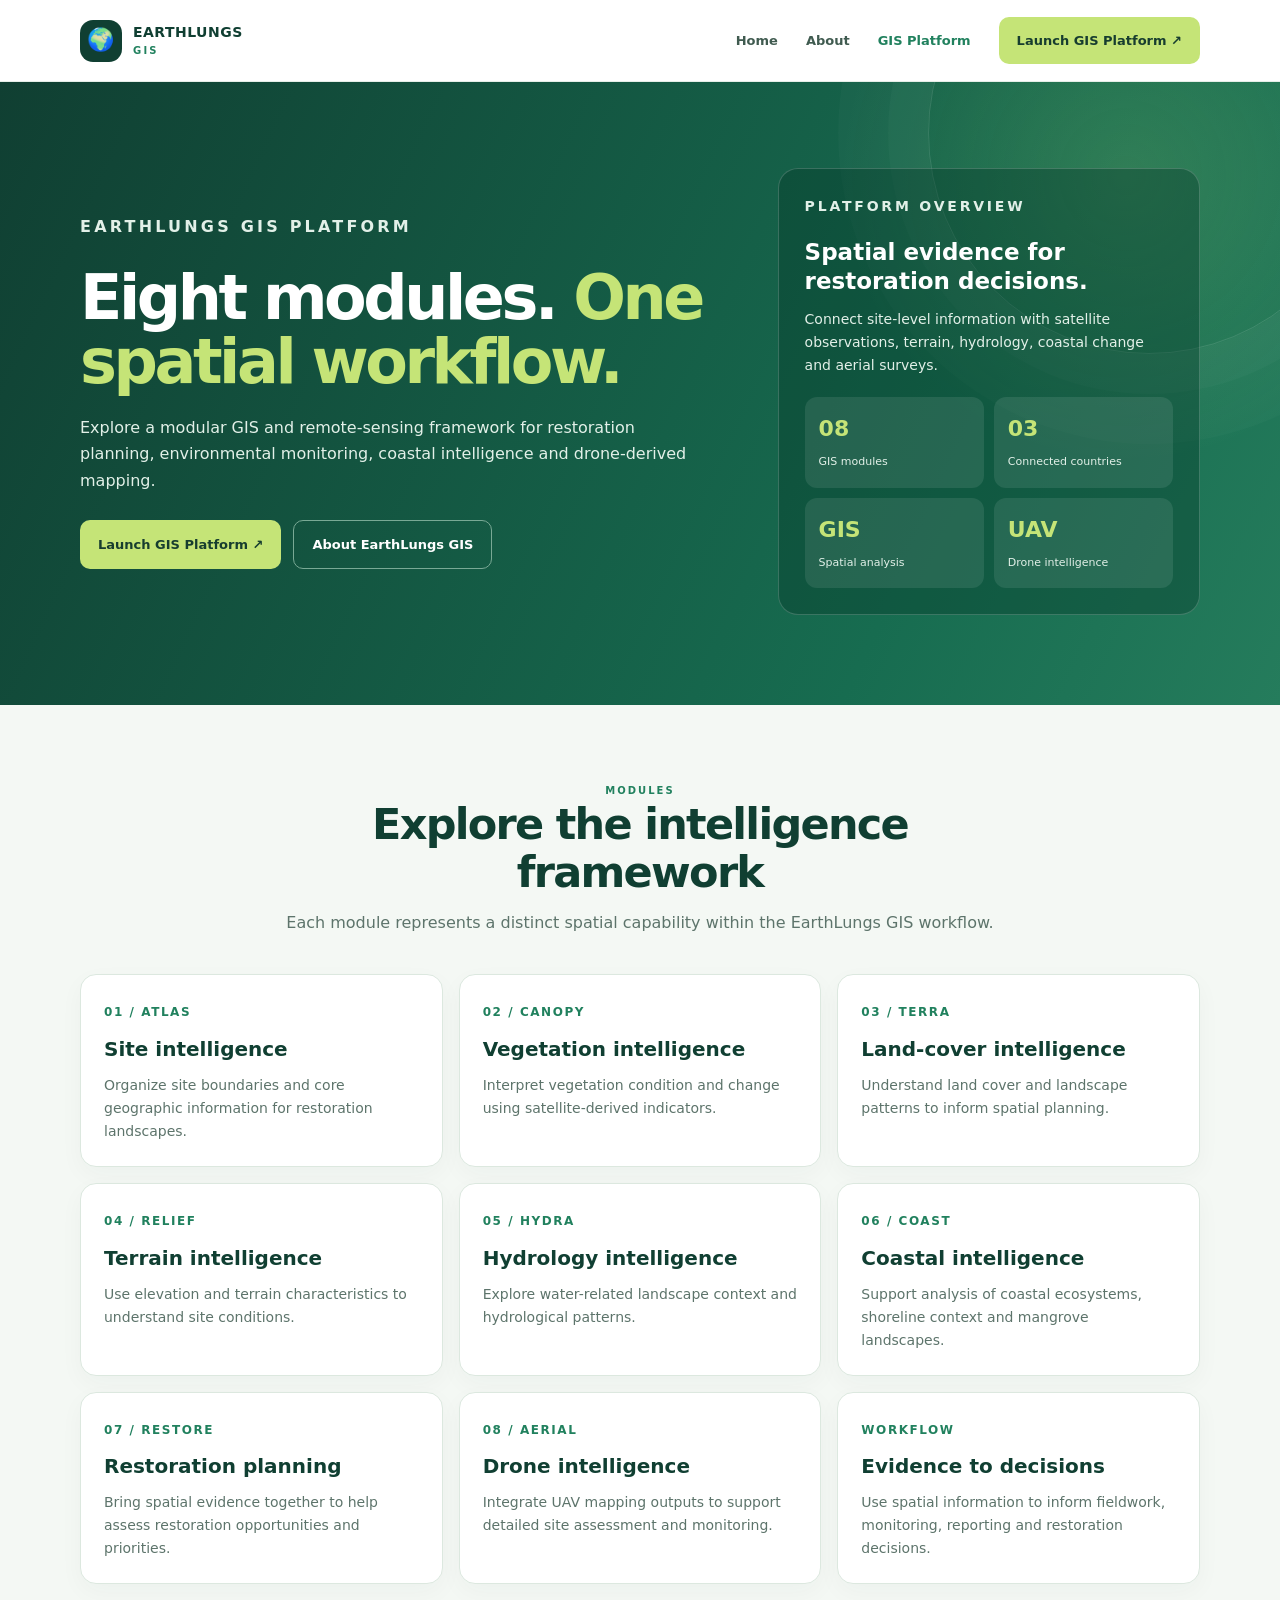
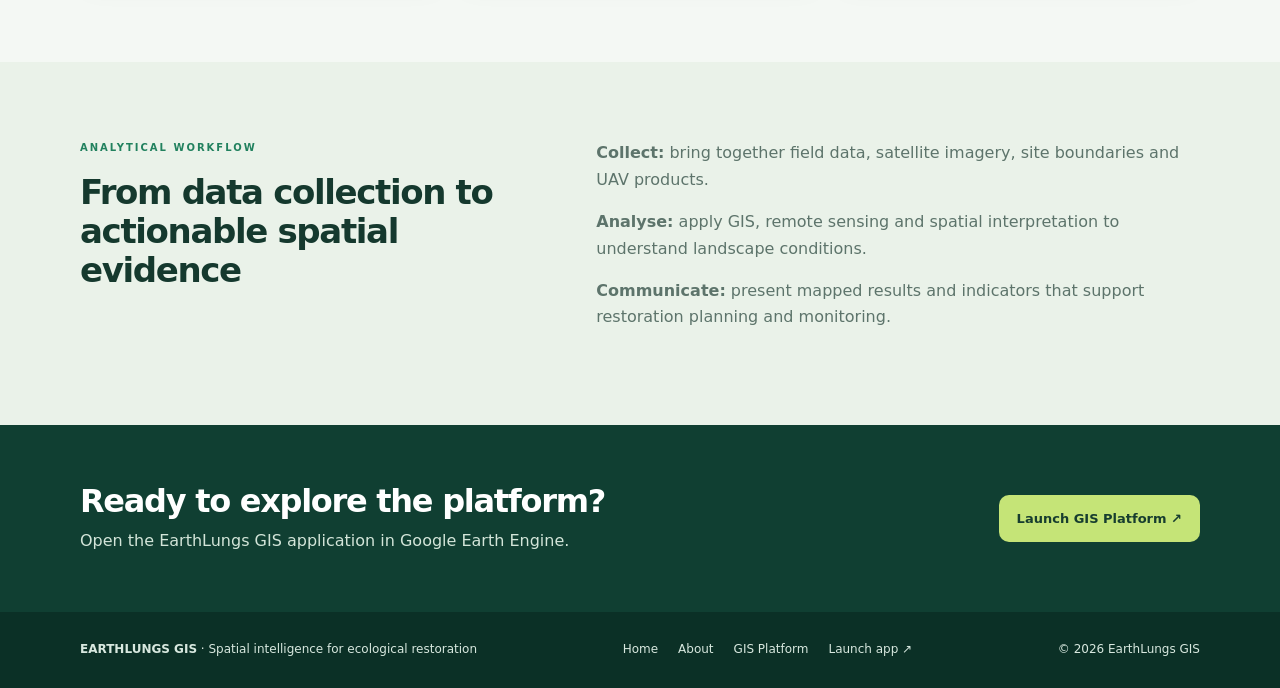
<file: platform/index.html>
<!doctype html>
<html lang="en">
<head>
<meta charset="utf-8"><meta name="viewport" content="width=device-width, initial-scale=1">
<title>GIS Platform | EarthLungs GIS</title>
<meta name="description" content="Explore the eight EarthLungs GIS modules for restoration and environmental monitoring.">
<meta name="theme-color" content="#103f32">
<style>
:root{--forest:#103f32;--forest2:#17664d;--green:#21815e;--lime:#c5e477;--paper:#f4f8f4;--ink:#15392e;--muted:#5d746b;--line:#dce8df;--white:#fff}
*{box-sizing:border-box}html{scroll-behavior:smooth}body{margin:0;font-family:Inter,ui-sans-serif,system-ui,-apple-system,BlinkMacSystemFont,"Segoe UI",sans-serif;color:var(--ink);background:var(--paper);line-height:1.65}a{color:inherit;text-decoration:none}.wrap{width:min(1120px,calc(100% - 40px));margin:auto}
header{height:82px;background:#fff;border-bottom:1px solid #e6eee8;display:flex;align-items:center;position:sticky;top:0;z-index:10}.nav{display:flex;align-items:center;justify-content:space-between;gap:24px}.brand{display:flex;align-items:center;gap:11px;font-weight:850;letter-spacing:.03em;color:var(--forest)}.brand-mark{display:grid;place-items:center;width:42px;height:42px;border-radius:13px;background:var(--forest);font-size:22px}.brand-name{font-size:14px;line-height:1.15}.brand-name small{display:block;font-size:10px;letter-spacing:.22em;color:var(--green);margin-top:5px}.navlinks{display:flex;align-items:center;gap:28px;font-size:13px;font-weight:750;color:#405b50}.navlinks a:hover,.navlinks a[aria-current=page]{color:var(--green)}.cta{display:inline-flex;align-items:center;justify-content:center;background:var(--lime);color:#173d2f;border-radius:10px;padding:13px 18px;font-weight:850;font-size:13px;transition:transform .2s,background .2s}.cta:hover{transform:translateY(-1px);background:#d4ef91}.cta.secondary{background:transparent;color:white;border:1px solid #79a995}.mobile-cta{display:none}
.hero{background:radial-gradient(circle at 88% 15%,rgba(197,228,119,.14),transparent 23%),linear-gradient(115deg,var(--forest),#176c50 72%,#257c5c);color:white;padding:86px 0 90px;position:relative;overflow:hidden}.hero:after{content:"";position:absolute;width:440px;height:440px;border:1px solid rgba(255,255,255,.12);border-radius:50%;right:-90px;top:-170px;box-shadow:0 0 0 40px rgba(255,255,255,.025),0 0 0 90px rgba(255,255,255,.02);pointer-events:none}.hero-grid{display:grid;grid-template-columns:1.2fr .8fr;gap:64px;align-items:center;position:relative;z-index:1}.eyebrow{font-size:10px;font-weight:900;letter-spacing:.2em;text-transform:uppercase;color:var(--lime);margin:0 0 16px}.hero h1{font-size:clamp(38px,5vw,62px);letter-spacing:-.055em;line-height:1.02;margin:0 0 22px;max-width:720px}.hero h1 span{color:var(--lime)}.hero p{font-size:16px;color:#e2f0e8;max-width:660px;margin:0 0 26px}.actions{display:flex;gap:12px;flex-wrap:wrap}.hero-panel{background:rgba(5,53,39,.35);border:1px solid rgba(255,255,255,.18);border-radius:20px;padding:26px}.hero-panel h2{font-size:23px;line-height:1.25;margin:0 0 12px}.hero-panel p{font-size:14px;margin-bottom:20px}.stats{display:grid;grid-template-columns:1fr 1fr;gap:10px}.stat{background:rgba(255,255,255,.09);border-radius:12px;padding:14px}.stat strong{display:block;color:var(--lime);font-size:22px}.stat span{font-size:11px;color:#e2f0e8}
section{padding:78px 0}.section-head{text-align:center;max-width:760px;margin:0 auto 38px}.section-head .eyebrow{color:var(--green)}h2.section-title{font-size:clamp(30px,4vw,43px);line-height:1.12;letter-spacing:-.04em;margin:0 0 14px;color:var(--forest)}.section-head p{color:var(--muted);margin:0}.split{display:grid;grid-template-columns:.85fr 1.15fr;gap:70px;align-items:start}.split h2{font-size:34px;line-height:1.15;letter-spacing:-.04em;margin:0}.split p{margin-top:0;color:var(--muted)}.cards{display:grid;grid-template-columns:repeat(3,minmax(0,1fr));gap:16px}.card{background:#fff;border:1px solid var(--line);border-radius:16px;padding:23px;box-shadow:0 8px 25px rgba(20,65,45,.035)}.module-card{cursor:pointer;transition:transform .18s,border-color .18s,box-shadow .18s}.module-card:hover,.module-card:focus-visible{transform:translateY(-3px);border-color:var(--green);box-shadow:0 12px 28px rgba(20,65,45,.10);outline:none}.module-card:focus-visible{outline:3px solid var(--lime);outline-offset:3px}.module-card{display:block;cursor:pointer;transition:transform .18s,border-color .18s,box-shadow .18s}.module-card:hover{transform:translateY(-3px);border-color:var(--green);box-shadow:0 12px 28px rgba(20,65,45,.10)}.card .tag{font-size:10px;letter-spacing:.14em;text-transform:uppercase;color:var(--green);font-weight:900}.card h3{margin:8px 0 8px;font-size:20px;color:var(--forest)}.card p{font-size:14px;color:var(--muted);margin:0}.module-code{font-size:12px;font-weight:900;letter-spacing:.13em;color:var(--green)}.band{background:#eaf2e9}.band-grid{display:grid;grid-template-columns:repeat(3,1fr);gap:16px}.country{background:#fff;border:1px solid var(--line);padding:22px;border-radius:14px}.country h3{margin:0 0 6px}.country p{color:var(--muted);margin:0;font-size:14px}.bottom-cta{background:var(--forest);color:white;padding:58px 0}.bottom-cta .inner{display:flex;justify-content:space-between;gap:30px;align-items:center}.bottom-cta h2{font-size:32px;line-height:1.15;margin:0 0 8px;letter-spacing:-.04em}.bottom-cta p{margin:0;color:#d3e5d9}footer{background:#0b3026;color:#d8e8df;padding:28px 0;font-size:12px}.foot{display:flex;justify-content:space-between;gap:20px;flex-wrap:wrap}.foot-links{display:flex;gap:20px}.foot a:hover{color:var(--lime)}
@media(max-width:760px){header{height:auto;min-height:72px}.nav{padding:12px 0;flex-wrap:wrap}.navlinks{gap:15px;font-size:12px}.navlinks .cta{display:none}.hero{padding:60px 0}.hero-grid,.split{grid-template-columns:1fr;gap:30px}.hero h1{font-size:43px}.cards,.band-grid{grid-template-columns:1fr}.bottom-cta .inner{align-items:flex-start;flex-direction:column}.brand-mark{width:38px;height:38px}.wrap{width:min(100% - 28px,1120px)}section{padding:58px 0}}
@media(max-width:440px){.navlinks{width:100%;justify-content:space-between;order:3}.navlinks a{font-size:11px}.hero h1{font-size:37px}.hero-panel{padding:20px}}
</style>
</head>
<body>
<header><div class="wrap nav">
<a class="brand" href="/EarthLungs-GIS/" aria-label="EarthLungs GIS home"><span class="brand-mark">🌍</span><span class="brand-name">EARTHLUNGS<small>GIS</small></span></a>
<nav class="navlinks" aria-label="Main navigation">
<a href="/EarthLungs-GIS/">Home</a>
<a href="/EarthLungs-GIS/about/" >About</a>
<a href="/EarthLungs-GIS/platform/" aria-current="page">GIS Platform</a>
<a class="cta" href="https://ee-nakwawi.projects.earthengine.app/view/earthlungs-gis" target="_blank" rel="noopener">Launch GIS Platform ↗</a>
</nav></div></header>

<main>
<section class="hero"><div class="wrap hero-grid">
<div><p class="eyebrow">EARTHLUNGS GIS PLATFORM</p><h1>Eight modules. <span>One spatial workflow.</span></h1>
<p>Explore a modular GIS and remote-sensing framework for restoration planning, environmental monitoring, coastal intelligence and drone-derived mapping.</p>
<div class="actions"><a class="cta" href="https://ee-nakwawi.projects.earthengine.app/view/earthlungs-gis" target="_blank" rel="noopener">Launch GIS Platform ↗</a><a class="cta secondary" href="/EarthLungs-GIS/about/">About EarthLungs GIS</a></div></div>
<aside class="hero-panel"><p class="eyebrow">PLATFORM OVERVIEW</p><h2>Spatial evidence for restoration decisions.</h2><p>Connect site-level information with satellite observations, terrain, hydrology, coastal change and aerial surveys.</p><div class="stats"><div class="stat"><strong>08</strong><span>GIS modules</span></div><div class="stat"><strong>03</strong><span>Connected countries</span></div><div class="stat"><strong>GIS</strong><span>Spatial analysis</span></div><div class="stat"><strong>UAV</strong><span>Drone intelligence</span></div></div></aside>
</div></section>
<section><div class="wrap"><div class="section-head"><p class="eyebrow">MODULES</p><h2 class="section-title">Explore the intelligence framework</h2><p>Each module represents a distinct spatial capability within the EarthLungs GIS workflow.</p></div>
<div class="cards">
<div class="card module-card" data-module="atlas" role="link" tabindex="0" aria-label="Open Site intelligence module">
<span class="module-code">01 / ATLAS</span><h3>Site intelligence</h3>
<p>Organize site boundaries and core geographic information for restoration landscapes.</p></div>
<div class="card module-card" data-module="canopy" role="link" tabindex="0" aria-label="Open Vegetation intelligence module">
<span class="module-code">02 / CANOPY</span><h3>Vegetation intelligence</h3>
<p>Interpret vegetation condition and change using satellite-derived indicators.</p></div>
<div class="card module-card" data-module="terra" role="link" tabindex="0" aria-label="Open Land-cover intelligence module">
<span class="module-code">03 / TERRA</span><h3>Land-cover intelligence</h3>
<p>Understand land cover and landscape patterns to inform spatial planning.</p></div>
<div class="card module-card" data-module="relief" role="link" tabindex="0" aria-label="Open Terrain intelligence module">
<span class="module-code">04 / RELIEF</span><h3>Terrain intelligence</h3>
<p>Use elevation and terrain characteristics to understand site conditions.</p></div>
<div class="card module-card" data-module="hydra" role="link" tabindex="0" aria-label="Open Hydrology intelligence module">
<span class="module-code">05 / HYDRA</span><h3>Hydrology intelligence</h3>
<p>Explore water-related landscape context and hydrological patterns.</p></div>
<div class="card module-card" data-module="coast" role="link" tabindex="0" aria-label="Open Coastal intelligence module">
<span class="module-code">06 / COAST</span><h3>Coastal intelligence</h3>
<p>Support analysis of coastal ecosystems, shoreline context and mangrove landscapes.</p></div>
<div class="card module-card" data-module="restore" role="link" tabindex="0" aria-label="Open Restoration planning module">
<span class="module-code">07 / RESTORE</span><h3>Restoration planning</h3>
<p>Bring spatial evidence together to help assess restoration opportunities and priorities.</p></div>
<div class="card module-card" data-module="aerial" role="link" tabindex="0" aria-label="Open Drone intelligence module">
<span class="module-code">08 / AERIAL</span><h3>Drone intelligence</h3>
<p>Integrate UAV mapping outputs to support detailed site assessment and monitoring.</p></div>
<div class="card"><span class="module-code">WORKFLOW</span><h3>Evidence to decisions</h3><p>Use spatial information to inform fieldwork, monitoring, reporting and restoration decisions.</p></div>
</div></div></section>
<section class="band"><div class="wrap split"><div><p class="eyebrow" style="color:var(--green)">ANALYTICAL WORKFLOW</p><h2>From data collection to actionable spatial evidence</h2></div><div><p><strong>Collect:</strong> bring together field data, satellite imagery, site boundaries and UAV products.</p><p><strong>Analyse:</strong> apply GIS, remote sensing and spatial interpretation to understand landscape conditions.</p><p><strong>Communicate:</strong> present mapped results and indicators that support restoration planning and monitoring.</p></div></div></section>
<div class="bottom-cta"><div class="wrap inner"><div><h2>Ready to explore the platform?</h2><p>Open the EarthLungs GIS application in Google Earth Engine.</p></div><a class="cta" href="https://ee-nakwawi.projects.earthengine.app/view/earthlungs-gis" target="_blank" rel="noopener">Launch GIS Platform ↗</a></div></div>
</main>

<footer><div class="wrap foot"><div><strong>EARTHLUNGS GIS</strong> · Spatial intelligence for ecological restoration</div><div class="foot-links"><a href="/EarthLungs-GIS/">Home</a><a href="/EarthLungs-GIS/about/">About</a><a href="/EarthLungs-GIS/platform/">GIS Platform</a><a href="https://ee-nakwawi.projects.earthengine.app/view/earthlungs-gis" target="_blank" rel="noopener">Launch app ↗</a></div><div>© 2026 EarthLungs GIS</div></div></footer>

<script>
/*
 * CENTRAL MODULE LINK CONFIGURATION
 * Update a module destination here once; all module cards use this handler.
 * Currently every module opens the existing EarthLungs GIS application.
 * Replace individual URLs later when dedicated module views are ready.
 */
const EARTHLUNGS_MODULE_URLS = {
  atlas: "https://ee-nakwawi.projects.earthengine.app/view/earthlungs-gis",
  canopy: "https://ee-nakwawi.projects.earthengine.app/view/earthlungs-gis",
  terra: "https://ee-nakwawi.projects.earthengine.app/view/earthlungs-gis",
  relief: "https://ee-nakwawi.projects.earthengine.app/view/earthlungs-gis",
  hydra: "https://ee-nakwawi.projects.earthengine.app/view/earthlungs-gis",
  coast: "https://ee-nakwawi.projects.earthengine.app/view/earthlungs-gis",
  restore: "https://ee-nakwawi.projects.earthengine.app/view/earthlungs-gis",
  aerial: "https://ee-nakwawi.projects.earthengine.app/view/earthlungs-gis"
};

function openEarthLungsModule(card) {
  const moduleName = card.dataset.module;
  const destination = EARTHLUNGS_MODULE_URLS[moduleName];
  if (destination) window.open(destination, "_blank", "noopener,noreferrer");
}

document.querySelectorAll(".module-card[data-module]").forEach(card => {
  card.addEventListener("click", () => openEarthLungsModule(card));
  card.addEventListener("keydown", event => {
    if (event.key === "Enter" || event.key === " ") {
      event.preventDefault();
      openEarthLungsModule(card);
    }
  });
});
</script>

</body></html>
</file>
